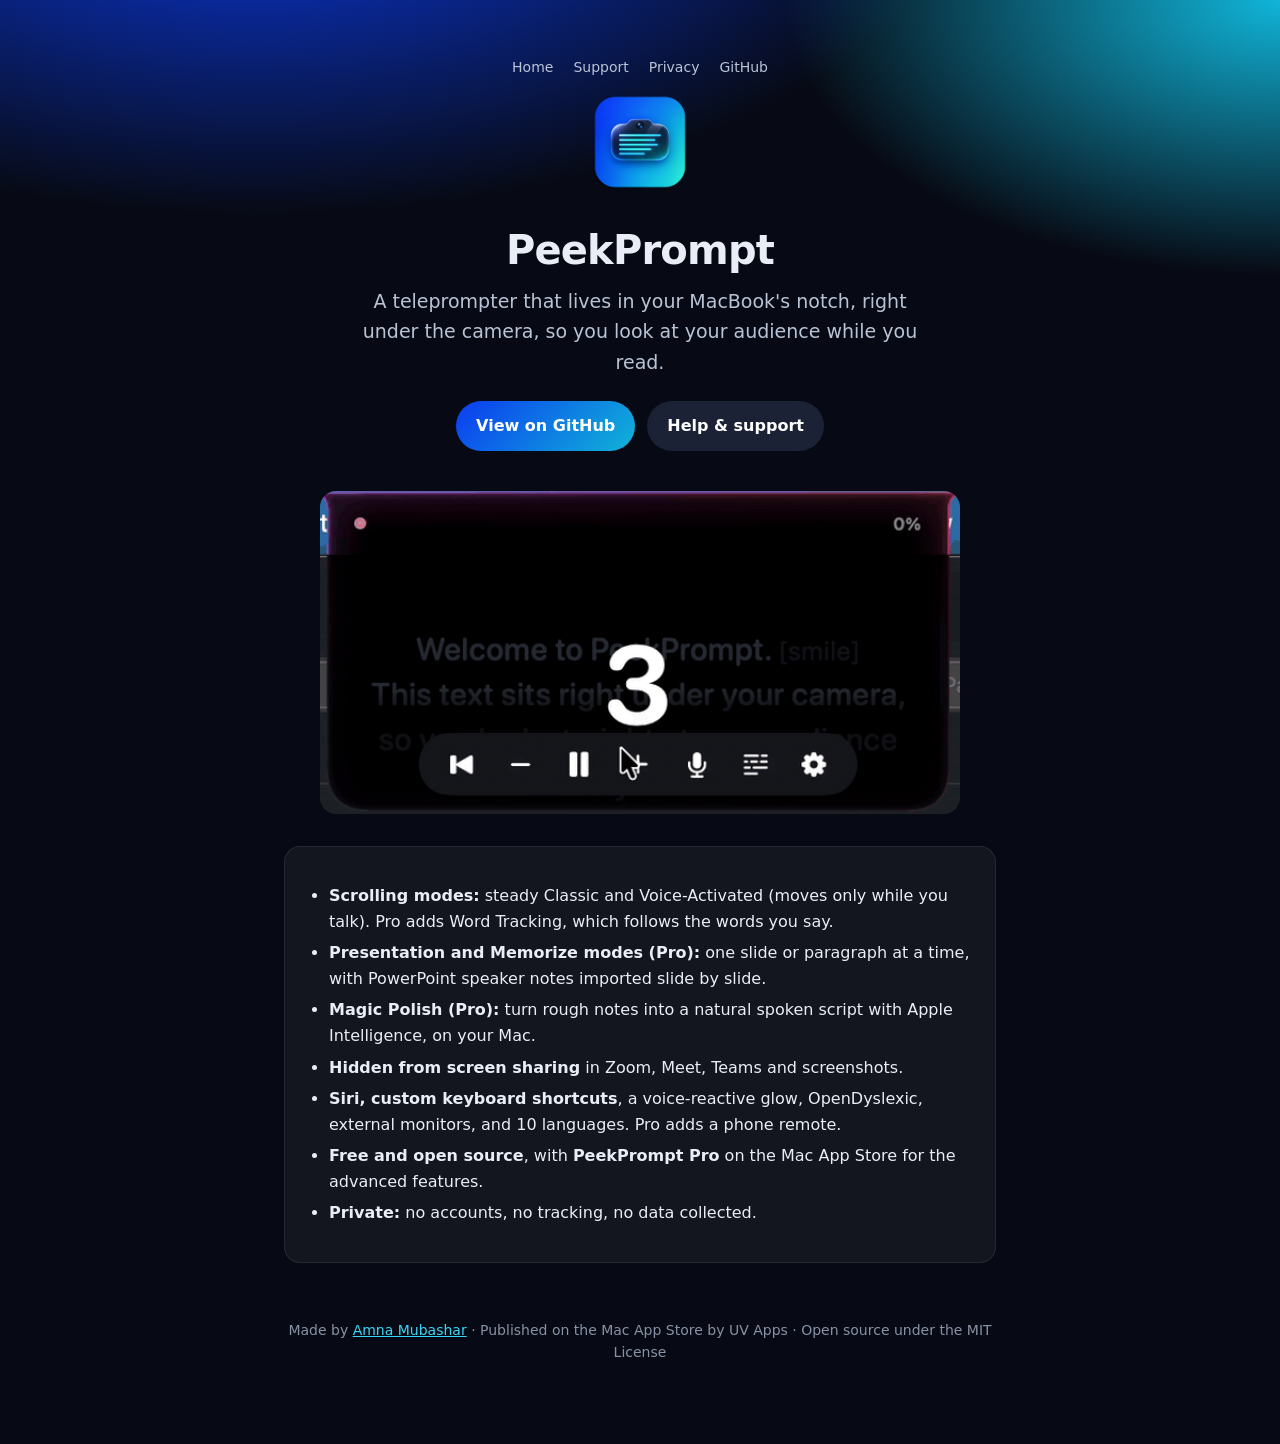
<file: docs/index.html>
<!doctype html>
<html lang="en">
<head>
<meta charset="utf-8">
<meta name="viewport" content="width=device-width, initial-scale=1">
<title>PeekPrompt: a teleprompter in your MacBook's notch</title>
<meta name="description" content="A free, open-source macOS teleprompter that sits in your MacBook's notch, right under the camera, so you keep eye contact while reading.">
<link rel="icon" href="icon.png">
<link rel="stylesheet" href="style.css">
</head>
<body>
<main>
  <nav><a href="./">Home</a><a href="support.html">Support</a><a href="privacy.html">Privacy</a><a href="https://github.com/Amna29Mubashar/PeekPrompt">GitHub</a></nav>
  <header>
    <img class="icon" src="icon.png" alt="PeekPrompt icon">
    <h1>PeekPrompt</h1>
    <p class="lead">A teleprompter that lives in your MacBook's notch, right under the camera, so you look at your audience while you read.</p>
    <div class="buttons">
      <a class="button primary" href="https://github.com/Amna29Mubashar/PeekPrompt">View on GitHub</a>
      <a class="button" href="support.html">Help &amp; support</a>
    </div>
  </header>

  <img class="demo" src="demo.gif" alt="PeekPrompt counting down, then scrolling as you speak with a voice-reactive glow">

  <div class="card">
    <ul>
      <li><strong>Scrolling modes:</strong> steady Classic and Voice-Activated (moves only while you talk). Pro adds Word Tracking, which follows the words you say.</li>
      <li><strong>Presentation and Memorize modes (Pro):</strong> one slide or paragraph at a time, with PowerPoint speaker notes imported slide by slide.</li>
      <li><strong>Magic Polish (Pro):</strong> turn rough notes into a natural spoken script with Apple Intelligence, on your Mac.</li>
      <li><strong>Hidden from screen sharing</strong> in Zoom, Meet, Teams and screenshots.</li>
      <li><strong>Siri, custom keyboard shortcuts</strong>, a voice-reactive glow, OpenDyslexic, external monitors, and 10 languages. Pro adds a phone remote.</li>
      <li><strong>Free and open source</strong>, with <strong>PeekPrompt Pro</strong> on the Mac App Store for the advanced features.</li>
      <li><strong>Private:</strong> no accounts, no tracking, no data collected.</li>
    </ul>
  </div>

  <footer>
    Made by <a href="https://github.com/Amna29Mubashar">Amna Mubashar</a> · Published on the Mac App Store by UV Apps · Open source under the MIT License
  </footer>
</main>
</body>
</html>
</file>
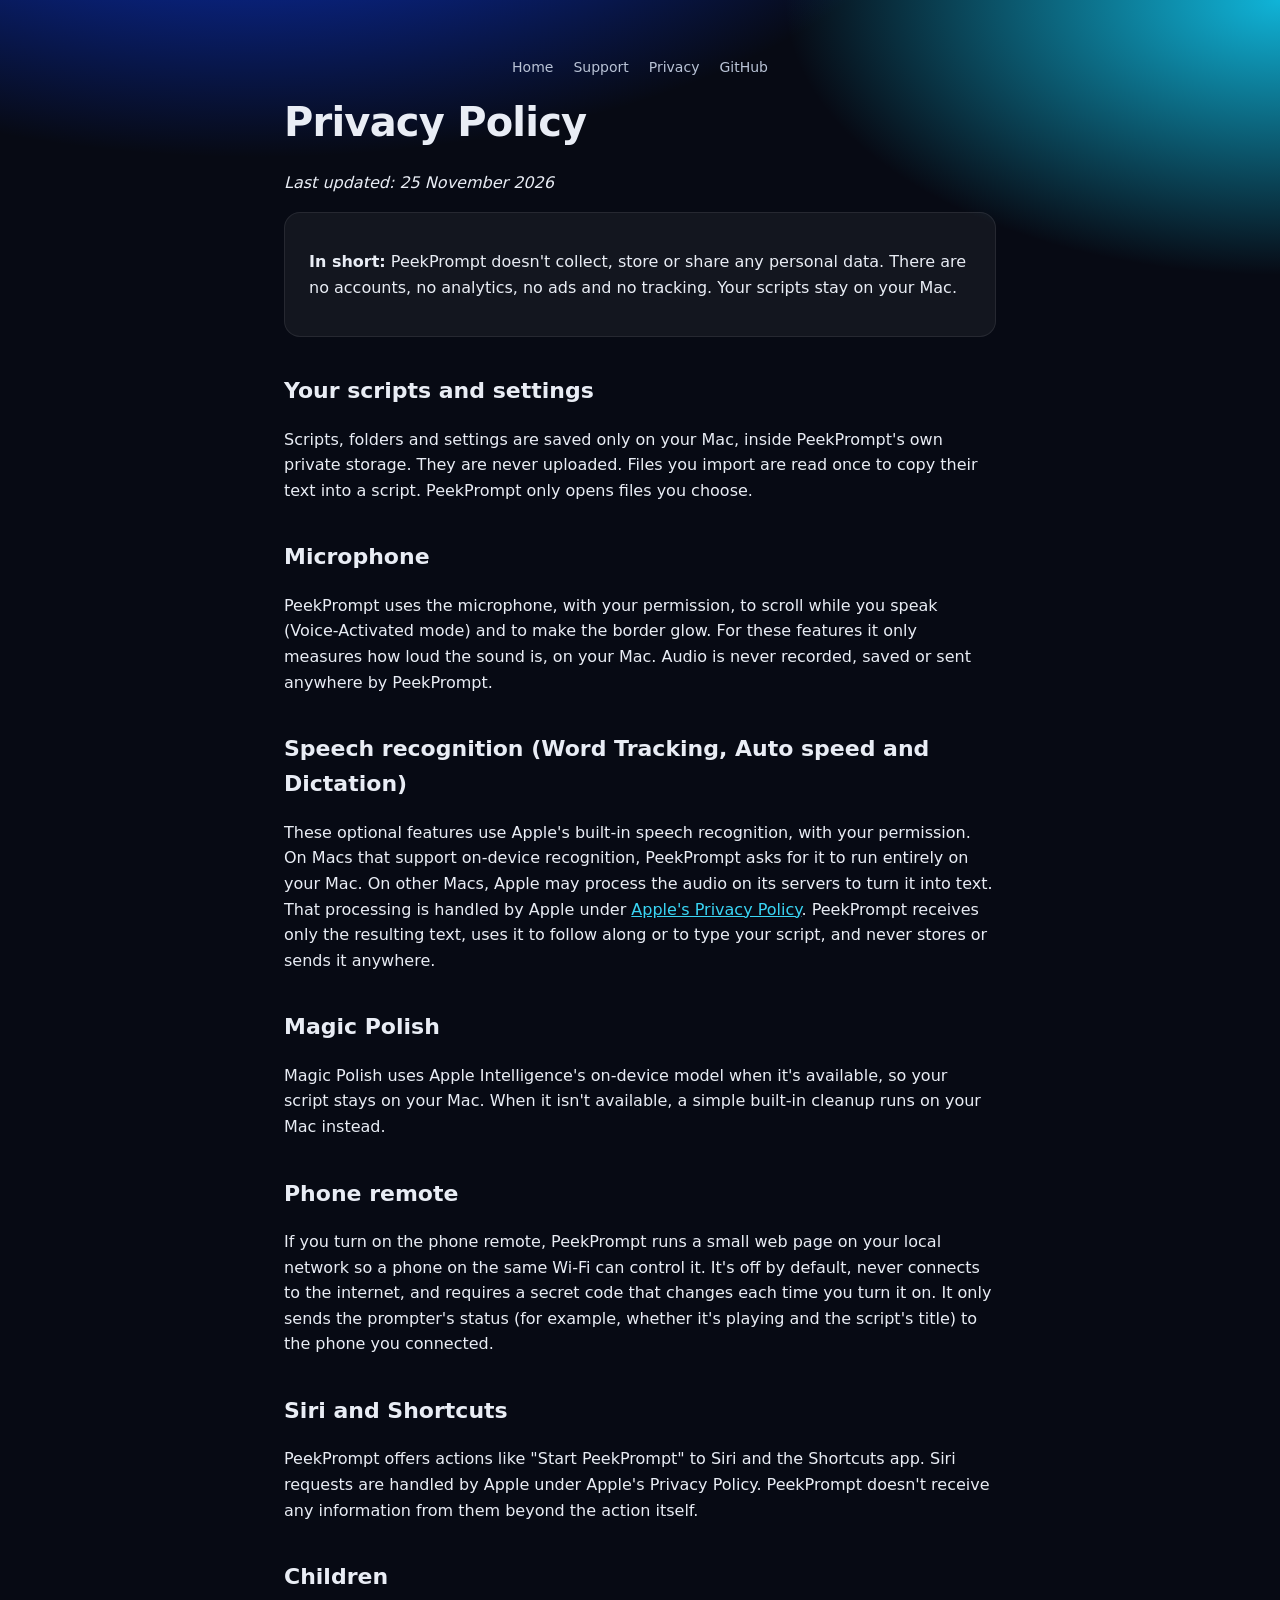
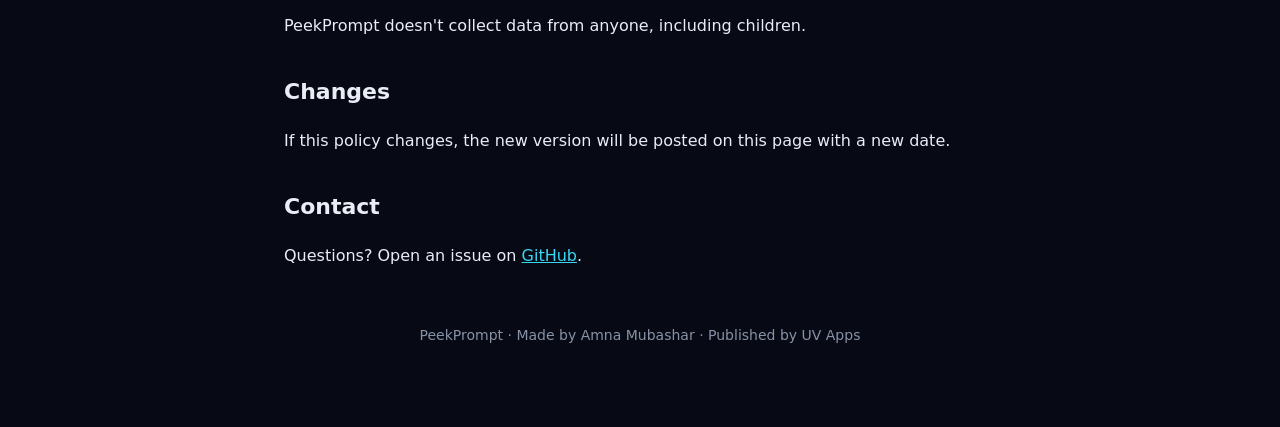
<file: docs/privacy.html>
<!doctype html>
<html lang="en">
<head>
<meta charset="utf-8">
<meta name="viewport" content="width=device-width, initial-scale=1">
<title>PeekPrompt Privacy Policy</title>
<link rel="icon" href="icon.png">
<link rel="stylesheet" href="style.css">
</head>
<body>
<main>
  <nav><a href="./">Home</a><a href="support.html">Support</a><a href="privacy.html">Privacy</a><a href="https://github.com/Amna29Mubashar/PeekPrompt">GitHub</a></nav>
  <h1>Privacy Policy</h1>
  <p><em>Last updated: 25 November 2026</em></p>

  <div class="card">
    <p><strong>In short:</strong> PeekPrompt doesn't collect, store or share any personal data. There are no accounts, no analytics, no ads and no tracking. Your scripts stay on your Mac.</p>
  </div>

  <h2>Your scripts and settings</h2>
  <p>Scripts, folders and settings are saved only on your Mac, inside PeekPrompt's own private storage. They are never uploaded. Files you import are read once to copy their text into a script. PeekPrompt only opens files you choose.</p>

  <h2>Microphone</h2>
  <p>PeekPrompt uses the microphone, with your permission, to scroll while you speak (Voice-Activated mode) and to make the border glow. For these features it only measures how loud the sound is, on your Mac. Audio is never recorded, saved or sent anywhere by PeekPrompt.</p>

  <h2>Speech recognition (Word Tracking, Auto speed and Dictation)</h2>
  <p>These optional features use Apple's built-in speech recognition, with your permission. On Macs that support on-device recognition, PeekPrompt asks for it to run entirely on your Mac. On other Macs, Apple may process the audio on its servers to turn it into text. That processing is handled by Apple under <a href="https://www.apple.com/legal/privacy/">Apple's Privacy Policy</a>. PeekPrompt receives only the resulting text, uses it to follow along or to type your script, and never stores or sends it anywhere.</p>

  <h2>Magic Polish</h2>
  <p>Magic Polish uses Apple Intelligence's on-device model when it's available, so your script stays on your Mac. When it isn't available, a simple built-in cleanup runs on your Mac instead.</p>

  <h2>Phone remote</h2>
  <p>If you turn on the phone remote, PeekPrompt runs a small web page on your local network so a phone on the same Wi-Fi can control it. It's off by default, never connects to the internet, and requires a secret code that changes each time you turn it on. It only sends the prompter's status (for example, whether it's playing and the script's title) to the phone you connected.</p>

  <h2>Siri and Shortcuts</h2>
  <p>PeekPrompt offers actions like "Start PeekPrompt" to Siri and the Shortcuts app. Siri requests are handled by Apple under Apple's Privacy Policy. PeekPrompt doesn't receive any information from them beyond the action itself.</p>

  <h2>Children</h2>
  <p>PeekPrompt doesn't collect data from anyone, including children.</p>

  <h2>Changes</h2>
  <p>If this policy changes, the new version will be posted on this page with a new date.</p>

  <h2>Contact</h2>
  <p>Questions? Open an issue on <a href="https://github.com/Amna29Mubashar/PeekPrompt/issues">GitHub</a>.</p>

  <footer>PeekPrompt · Made by Amna Mubashar · Published by UV Apps</footer>
</main>
</body>
</html>
</file>
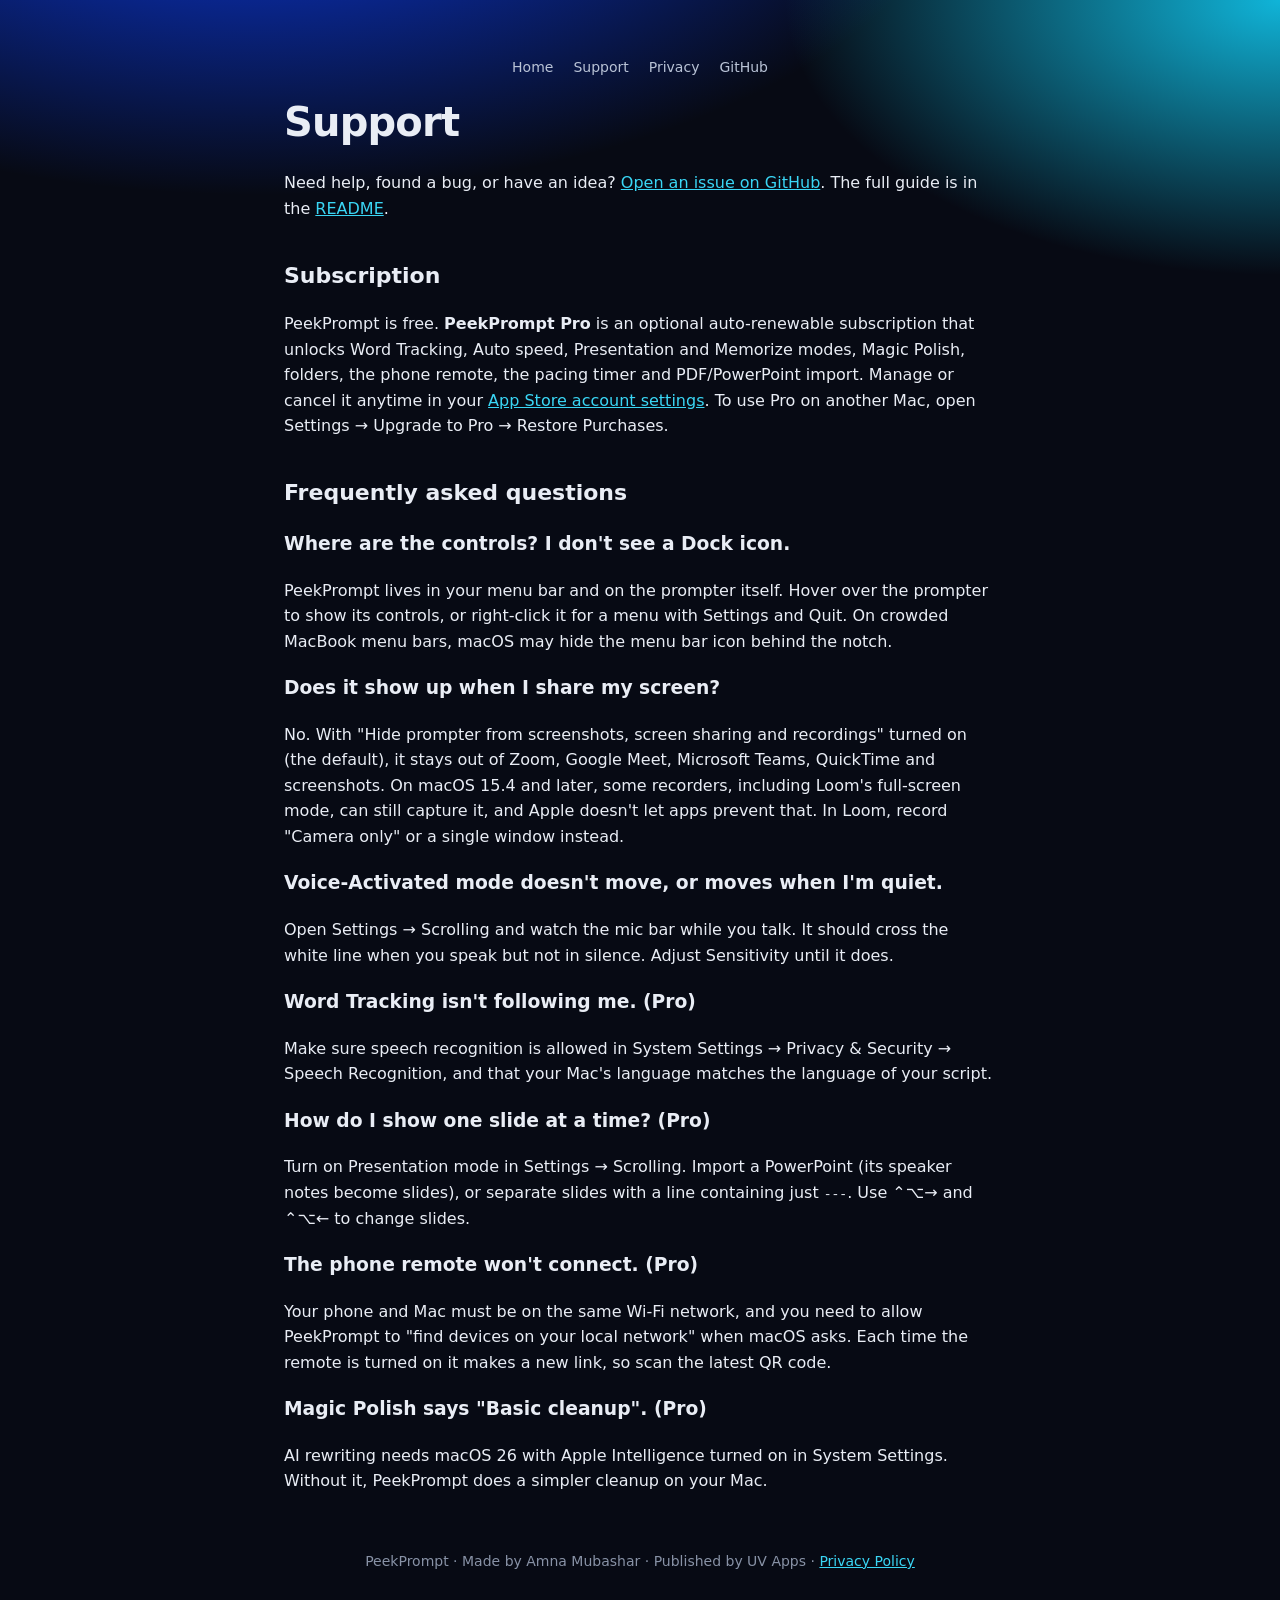
<file: docs/support.html>
<!doctype html>
<html lang="en">
<head>
<meta charset="utf-8">
<meta name="viewport" content="width=device-width, initial-scale=1">
<title>PeekPrompt Support</title>
<link rel="icon" href="icon.png">
<link rel="stylesheet" href="style.css">
</head>
<body>
<main>
  <nav><a href="./">Home</a><a href="support.html">Support</a><a href="privacy.html">Privacy</a><a href="https://github.com/Amna29Mubashar/PeekPrompt">GitHub</a></nav>
  <h1>Support</h1>
  <p>Need help, found a bug, or have an idea? <a href="https://github.com/Amna29Mubashar/PeekPrompt/issues/new">Open an issue on GitHub</a>. The full guide is in the <a href="https://github.com/Amna29Mubashar/PeekPrompt#how-to-use">README</a>.</p>

  <h2>Subscription</h2>
  <p>PeekPrompt is free. <strong>PeekPrompt Pro</strong> is an optional auto-renewable subscription that unlocks Word Tracking, Auto speed, Presentation and Memorize modes, Magic Polish, folders, the phone remote, the pacing timer and PDF/PowerPoint import. Manage or cancel it anytime in your <a href="https://apps.apple.com/account/subscriptions">App Store account settings</a>. To use Pro on another Mac, open Settings → Upgrade to Pro → Restore Purchases.</p>

  <h2>Frequently asked questions</h2>

  <h3>Where are the controls? I don't see a Dock icon.</h3>
  <p>PeekPrompt lives in your menu bar and on the prompter itself. Hover over the prompter to show its controls, or right-click it for a menu with Settings and Quit. On crowded MacBook menu bars, macOS may hide the menu bar icon behind the notch.</p>

  <h3>Does it show up when I share my screen?</h3>
  <p>No. With "Hide prompter from screenshots, screen sharing and recordings" turned on (the default), it stays out of Zoom, Google Meet, Microsoft Teams, QuickTime and screenshots. On macOS 15.4 and later, some recorders, including Loom's full-screen mode, can still capture it, and Apple doesn't let apps prevent that. In Loom, record "Camera only" or a single window instead.</p>

  <h3>Voice-Activated mode doesn't move, or moves when I'm quiet.</h3>
  <p>Open Settings → Scrolling and watch the mic bar while you talk. It should cross the white line when you speak but not in silence. Adjust Sensitivity until it does.</p>

  <h3>Word Tracking isn't following me. (Pro)</h3>
  <p>Make sure speech recognition is allowed in System Settings → Privacy &amp; Security → Speech Recognition, and that your Mac's language matches the language of your script.</p>

  <h3>How do I show one slide at a time? (Pro)</h3>
  <p>Turn on Presentation mode in Settings → Scrolling. Import a PowerPoint (its speaker notes become slides), or separate slides with a line containing just <code>---</code>. Use ⌃⌥→ and ⌃⌥← to change slides.</p>

  <h3>The phone remote won't connect. (Pro)</h3>
  <p>Your phone and Mac must be on the same Wi-Fi network, and you need to allow PeekPrompt to "find devices on your local network" when macOS asks. Each time the remote is turned on it makes a new link, so scan the latest QR code.</p>

  <h3>Magic Polish says "Basic cleanup". (Pro)</h3>
  <p>AI rewriting needs macOS 26 with Apple Intelligence turned on in System Settings. Without it, PeekPrompt does a simpler cleanup on your Mac.</p>

  <footer>PeekPrompt · Made by Amna Mubashar · Published by UV Apps · <a href="privacy.html">Privacy Policy</a></footer>
</main>
</body>
</html>
</file>
<file: docs/style.css>
:root { color-scheme: dark; --accent: #3ad6f5; }
* { box-sizing: border-box; }
body { margin: 0; font-family: -apple-system, BlinkMacSystemFont, "SF Pro Text", system-ui, sans-serif;
       background: radial-gradient(1200px 600px at 20% -10%, #0b3cf0 0%, transparent 60%),
                   radial-gradient(900px 500px at 100% 0%, #10b4d8 0%, transparent 55%), #070a14;
       color: #e9edf5; line-height: 1.6; }
main { max-width: 760px; margin: 0 auto; padding: 56px 24px 80px; }
header { text-align: center; margin-bottom: 40px; }
header img.icon { width: 112px; height: 112px; }
h1 { font-size: 40px; margin: 12px 0 4px; letter-spacing: -0.02em; }
h2 { font-size: 22px; margin-top: 36px; }
p.lead { font-size: 19px; color: #b9c3d6; margin: 0 auto; max-width: 560px; }
a { color: var(--accent); }
.demo { display: block; width: 100%; max-width: 640px; margin: 32px auto; border-radius: 16px; }
.buttons { display: flex; gap: 12px; justify-content: center; flex-wrap: wrap; margin-top: 24px; }
.button { padding: 12px 20px; border-radius: 999px; background: #1b2236; color: #fff; text-decoration: none; font-weight: 600; }
.button.primary { background: linear-gradient(135deg, #0b3cf0, #10b4d8); }
ul { padding-left: 20px; }
li { margin: 6px 0; }
.card { background: rgba(255,255,255,0.05); border: 1px solid rgba(255,255,255,0.08); border-radius: 16px; padding: 20px 24px; }
footer { margin-top: 56px; text-align: center; font-size: 14px; color: #8892a6; }
nav { text-align: center; margin-bottom: 8px; font-size: 14px; }
nav a { margin: 0 10px; text-decoration: none; color: #b9c3d6; }
</file>
